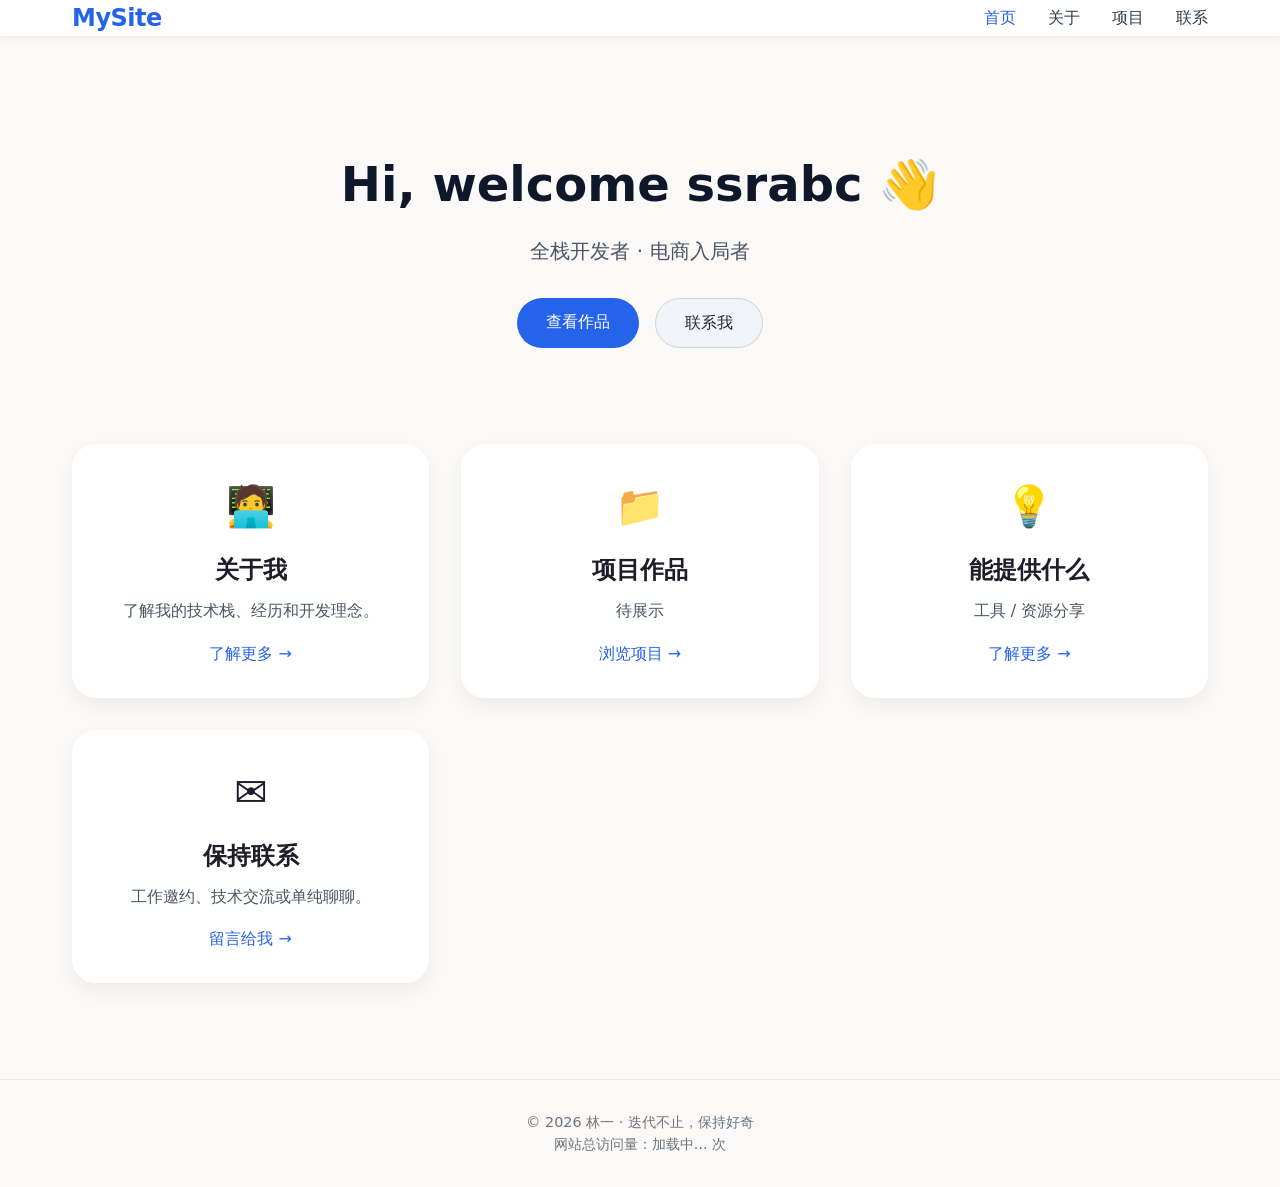
<file: index.html>
<!DOCTYPE html>
<html lang="zh-CN">
<head>
    <meta charset="UTF-8">
    <meta name="viewport" content="width=device-width, initial-scale=1.0">
    <title>ssrabc · 电商创业者</title>
    <link rel="stylesheet" href="assets/css/style.css">
</head>
<body>
    <nav class="main-nav">
        <div class="container nav-container">
            <div class="logo"><a href="index.html">MySite</a></div>
            <ul class="nav-links">
                <li><a href="index.html">首页</a></li>
                <li><a href="pages/about.html">关于</a></li>
                <li><a href="pages/projects.html">项目</a></li>
                <li><a href="pages/contact.html">联系</a></li>
            </ul>
        </div>
    </nav>

    <main>
        <div class="container">
            <!-- 英雄区 Hero -->
            <section class="hero">
                <h1>Hi, welcome ssrabc 👋</h1>
                <p class="hero-subtitle">全栈开发者 · 电商入局者</p>
                <div class="hero-buttons">
                    <a href="pages/projects.html" class="btn-primary">查看作品</a>
                    <a href="pages/contact.html" class="btn-secondary">联系我</a>
                </div>
            </section>

            <!-- 快速入口卡片 -->
            <section class="feature-cards">
                <div class="card">
                    <div class="card-icon">🧑‍💻</div>
                    <h3>关于我</h3>
                    <p>了解我的技术栈、经历和开发理念。</p>
                    <a href="pages/about.html" class="card-link">了解更多 →</a>
                </div>
                <div class="card">
                    <div class="card-icon">📁</div>
                    <h3>项目作品</h3>
                    <p>待展示</p>
                    <a href="pages/projects.html" class="card-link">浏览项目 →</a>
                </div>
				<div class="card">
                    <div class="card-icon">💡</div>
                    <h3>能提供什么</h3>
                    <p>工具 / 资源分享</p>
                    <a href="pages/projects.html" class="card-link">了解更多 →</a>
                </div>
                <div class="card">
                    <div class="card-icon">✉️</div>
                    <h3>保持联系</h3>
                    <p>工作邀约、技术交流或单纯聊聊。</p>
                    <a href="pages/contact.html" class="card-link">留言给我 →</a>
                </div>
            </section>
        </div>
    </main>

    <footer>
        <div class="container">
            <p>© 2026 林一 · 迭代不止，保持好奇</p>
        </div>
		<div class="container">
			<p>网站总访问量：<span id="site-visit-count">加载中...</span> 次</p>
		</div>
    </footer>

    <script src="assets/js/main.js"></script>
</body>
</html>
</file>
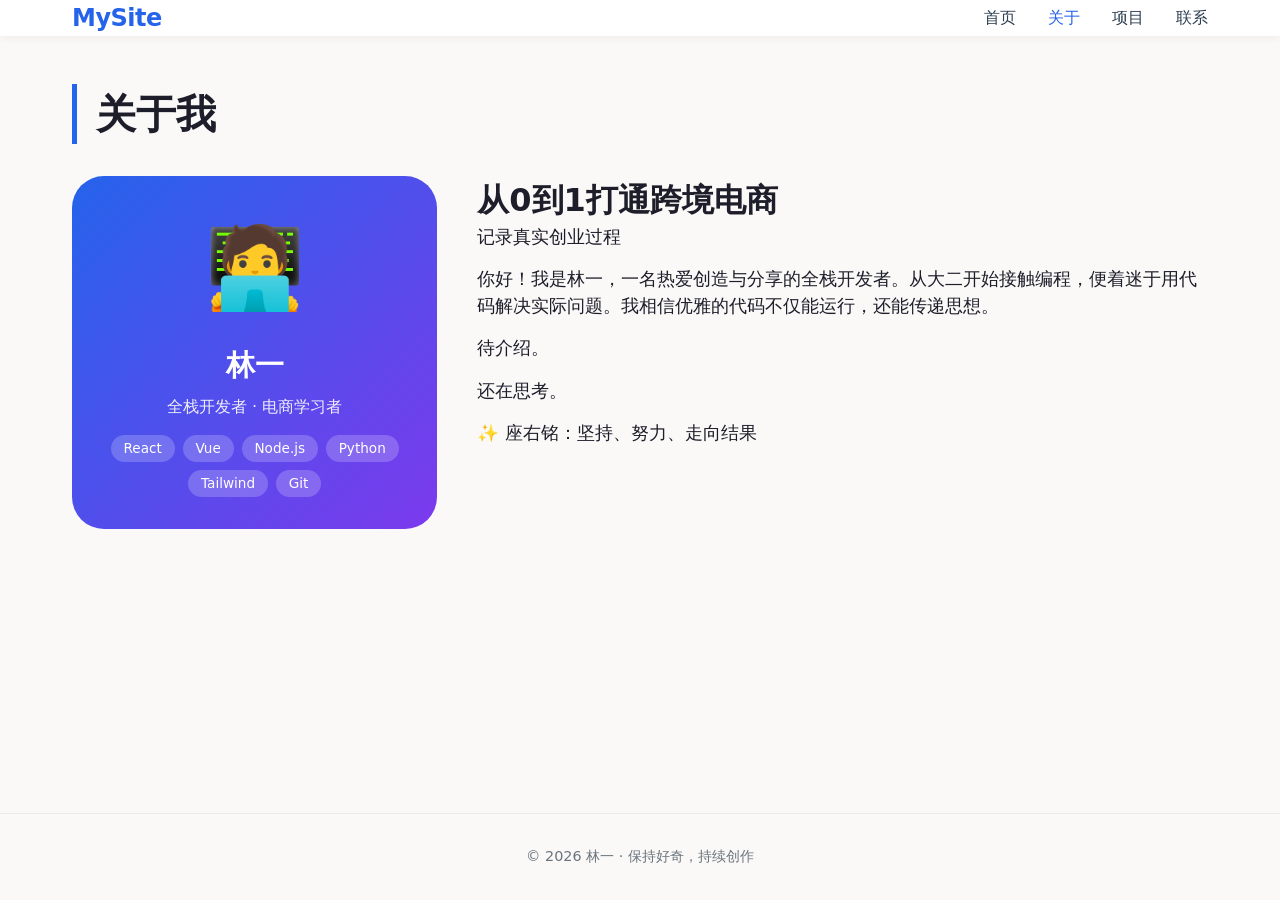
<file: pages/about.html>
<!DOCTYPE html>
<html lang="zh-CN">
<head>
    <meta charset="UTF-8">
    <meta name="viewport" content="width=device-width, initial-scale=1.0">
    <title>关于我 | 林一</title>
    <link rel="stylesheet" href="../assets/css/style.css">
</head>
<body>
    <nav class="main-nav">
        <div class="container nav-container">
            <div class="logo"><a href="../index.html">MySite</a></div>
            <ul class="nav-links">
                <li><a href="../index.html">首页</a></li>
                <li><a href="about.html">关于</a></li>
                <li><a href="projects.html">项目</a></li>
                <li><a href="contact.html">联系</a></li>
            </ul>
        </div>
    </nav>

    <main>
        <div class="container">
            <h1 class="page-title">关于我</h1>
            <div class="about-grid">
                <div class="avatar">
                    <div class="avatar-icon">🧑‍💻</div>
                    <h2>林一</h2>
                    <div class="tagline">全栈开发者 · 电商学习者</div>
                    <div class="skills">
                        <span>React</span><span>Vue</span><span>Node.js</span>
                        <span>Python</span><span>Tailwind</span><span>Git</span>
                    </div>
                </div>
                <div class="bio">
					<!-- ① 个人定位 -->
					<h1>从0到1打通跨境电商</h1>
					<p>记录真实创业过程</p>
                    <p>你好！我是林一，一名热爱创造与分享的全栈开发者。从大二开始接触编程，便着迷于用代码解决实际问题。我相信优雅的代码不仅能运行，还能传递思想。</p>
                    <p>待介绍。</p>
                    <p>还在思考。</p>
                    <p>✨ 座右铭：坚持、努力、走向结果</p>
                </div>
            </div>
        </div>
    </main>

    <footer>
        <div class="container">
            <p>© 2026 林一 · 保持好奇，持续创作</p>
        </div>
    </footer>

    <script src="../assets/js/main.js"></script>
</body>
</html>
</file>
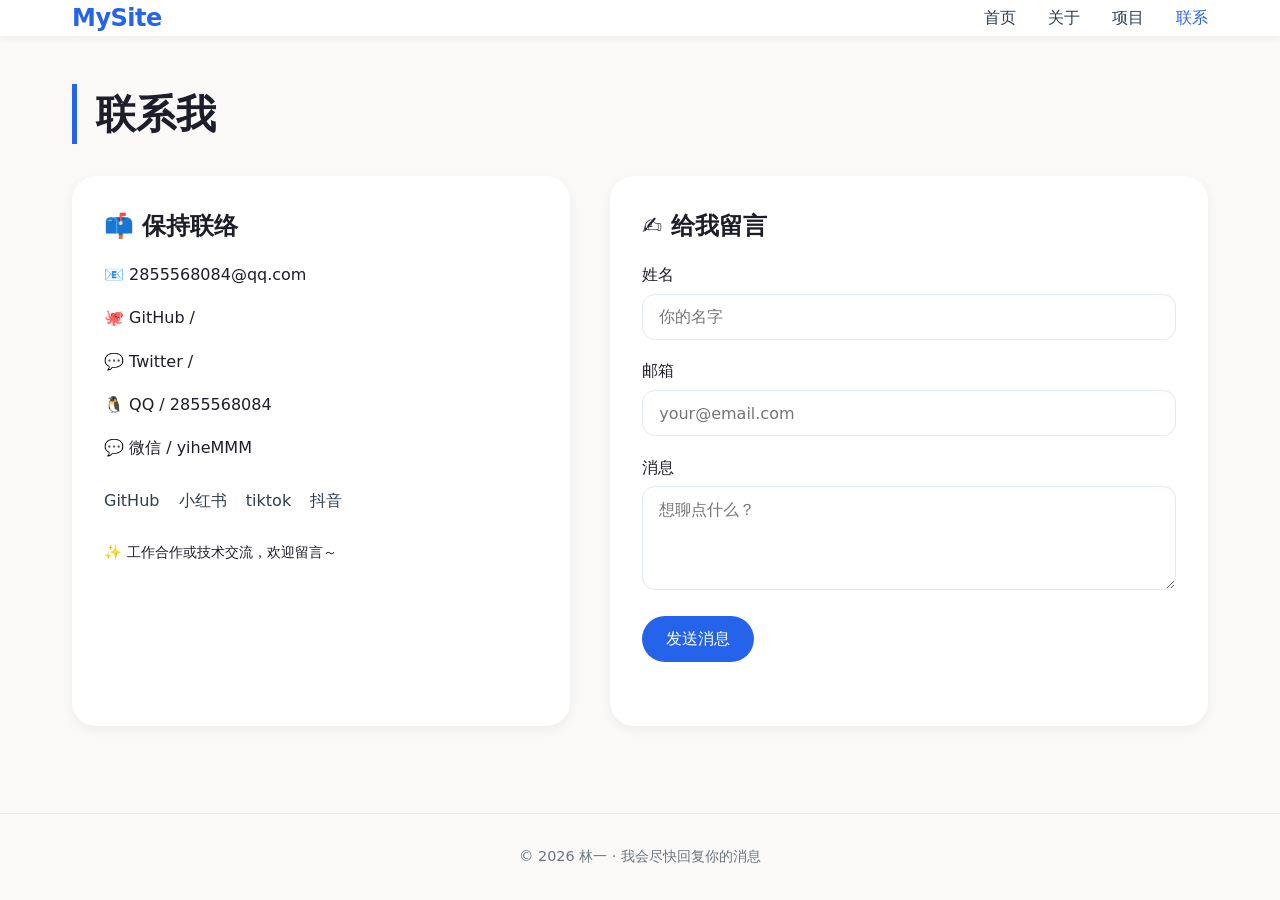
<file: pages/contact.html>
<!DOCTYPE html>
<html lang="zh-CN">
<head>
    <meta charset="UTF-8">
    <meta name="viewport" content="width=device-width, initial-scale=1.0">
    <title>联系我 | SSRABC</title>
    <link rel="stylesheet" href="../assets/css/style.css">
</head>
<body>
    <nav class="main-nav">
        <div class="container nav-container">
            <div class="logo"><a href="../index.html">MySite</a></div>
            <ul class="nav-links">
                <li><a href="../index.html">首页</a></li>
                <li><a href="about.html">关于</a></li>
                <li><a href="projects.html">项目</a></li>
                <li><a href="contact.html">联系</a></li>
            </ul>
        </div>
    </nav>

    <main>
        <div class="container">
            <h1 class="page-title">联系我</h1>
            <div class="contact-wrapper">
                <!-- 左侧联系方式 -->
                <div class="contact-info">
                    <h3>📫 保持联络</h3>
                    <div class="info-item">📧 2855568084@qq.com</div>
                    <div class="info-item">🐙 GitHub /</div>
                    <div class="info-item">💬 Twitter /</div>
					<div class="info-item">🐧 QQ / 2855568084</div>
					<div class="info-item">💬 微信 / yiheMMM</div>
                    <div class="social-links">
                        <a href="#">GitHub</a>
                        <a href="#">小红书</a>
                        <a href="#">tiktok</a>
						<a href="#">抖音</a>
                    </div>
                    <p style="margin-top: 1.8rem; font-size: 0.9rem;">✨ 工作合作或技术交流，欢迎留言～</p>
                </div>

                <!-- 右侧留言表单 -->
                <div class="contact-form">
                    <h3>✍️ 给我留言</h3>
                    <form id="contact-form">
                        <div class="form-group">
                            <label for="name">姓名</label>
                            <input type="text" id="name" name="name" placeholder="你的名字" required>
                        </div>
                        <div class="form-group">
                            <label for="email">邮箱</label>
                            <input type="email" id="email" name="email" placeholder="your@email.com" required>
                        </div>
                        <div class="form-group">
                            <label for="message">消息</label>
                            <textarea id="message" name="message" rows="4" placeholder="想聊点什么？"></textarea>
                        </div>
                        <button type="submit" class="btn-submit">发送消息</button>
                        <div id="form-message"></div>
                    </form>
                </div>
            </div>
        </div>
    </main>

    <footer>
        <div class="container">
            <p>© 2026 林一 · 我会尽快回复你的消息</p>
        </div>
    </footer>

    <script src="../assets/js/main.js"></script>
</body>
</html>
</file>
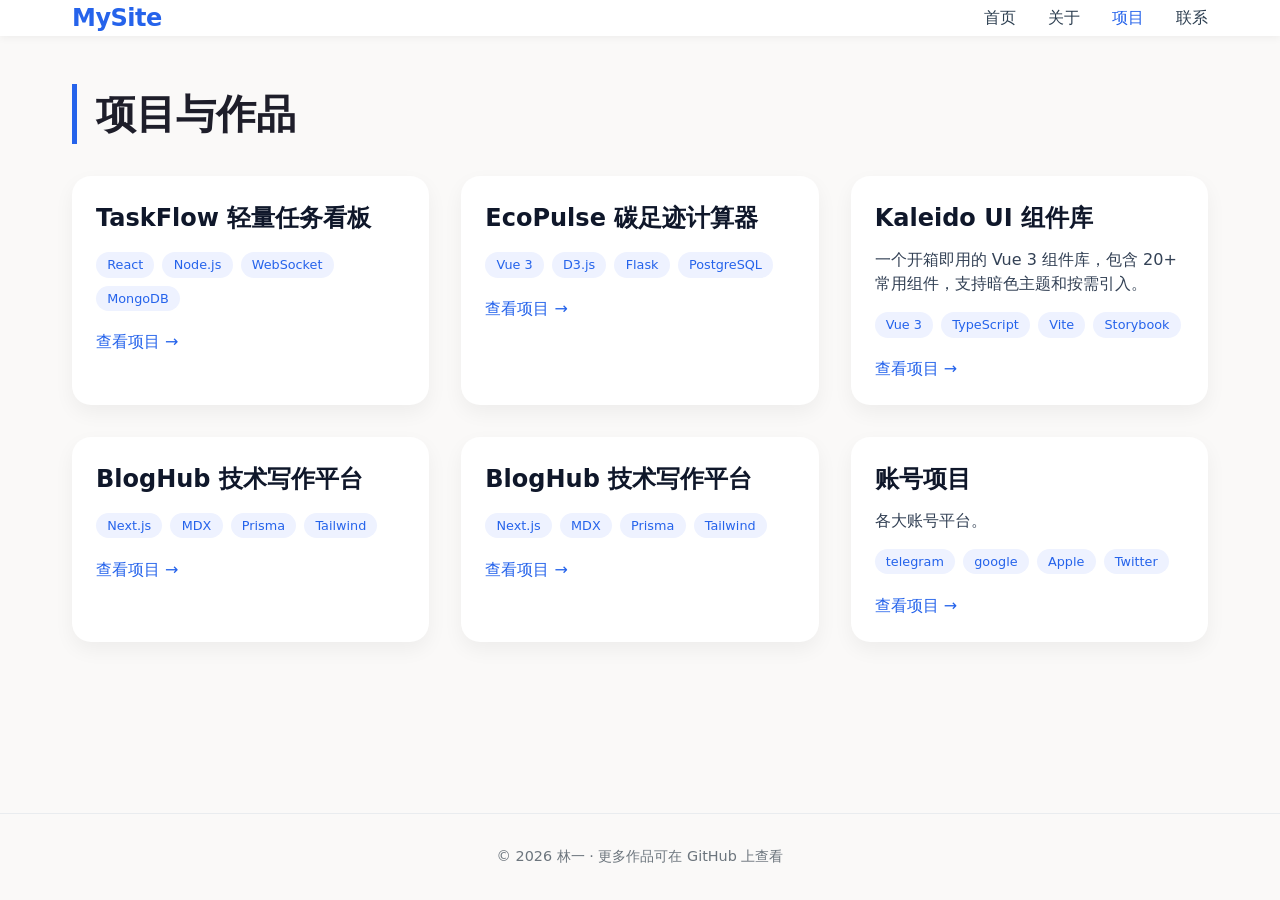
<file: pages/projects.html>
<!DOCTYPE html>
<html lang="zh-CN">
<head>
    <meta charset="UTF-8">
    <meta name="viewport" content="width=device-width, initial-scale=1.0">
    <title>项目作品 | 林一</title>
    <link rel="stylesheet" href="../assets/css/style.css">
</head>
<body>
    <nav class="main-nav">
        <div class="container nav-container">
            <div class="logo"><a href="../index.html">MySite</a></div>
            <ul class="nav-links">
                <li><a href="../index.html">首页</a></li>
                <li><a href="about.html">关于</a></li>
                <li><a href="projects.html">项目</a></li>
                <li><a href="contact.html">联系</a></li>
            </ul>
        </div>
    </nav>

    <main>
        <div class="container">
            <h1 class="page-title">项目与作品</h1>
            <div class="projects-grid">
                <!-- 项目 1 -->
                <div class="project-card">
                    <h2 class="project-title">TaskFlow 轻量任务看板</h2>
                    <p class="project-desc"></p>
                    <div class="project-tech">
                        <span class="tech-tag">React</span>
                        <span class="tech-tag">Node.js</span>
                        <span class="tech-tag">WebSocket</span>
                        <span class="tech-tag">MongoDB</span>
                    </div>
                    <a href="#" class="project-link">查看项目 →</a>
                </div>

                <!-- 项目 2 -->
                <div class="project-card">
                    <h2 class="project-title">EcoPulse 碳足迹计算器</h2>
                    <p class="project-desc"></p>
                    <div class="project-tech">
                        <span class="tech-tag">Vue 3</span>
                        <span class="tech-tag">D3.js</span>
                        <span class="tech-tag">Flask</span>
                        <span class="tech-tag">PostgreSQL</span>
                    </div>
                    <a href="#" class="project-link">查看项目 →</a>
                </div>

                <!-- 项目 3 -->
                <div class="project-card">
                    <h2 class="project-title">Kaleido UI 组件库</h2>
                    <p class="project-desc">一个开箱即用的 Vue 3 组件库，包含 20+ 常用组件，支持暗色主题和按需引入。</p>
                    <div class="project-tech">
                        <span class="tech-tag">Vue 3</span>
                        <span class="tech-tag">TypeScript</span>
                        <span class="tech-tag">Vite</span>
                        <span class="tech-tag">Storybook</span>
                    </div>
                    <a href="#" class="project-link">查看项目 →</a>
                </div>

                <!-- 项目 4 (额外示例) -->
                <div class="project-card">
                    <h2 class="project-title">BlogHub 技术写作平台</h2>
                    <p class="project-desc"></p>
                    <div class="project-tech">
                        <span class="tech-tag">Next.js</span>
                        <span class="tech-tag">MDX</span>
                        <span class="tech-tag">Prisma</span>
                        <span class="tech-tag">Tailwind</span>
                    </div>
                    <a href="#" class="project-link">查看项目 →</a>
                </div>
				<!-- 项目 5 (额外示例) -->
                <div class="project-card">
                    <h2 class="project-title">BlogHub 技术写作平台</h2>
                    <p class="project-desc"></p>
                    <div class="project-tech">
                        <span class="tech-tag">Next.js</span>
                        <span class="tech-tag">MDX</span>
                        <span class="tech-tag">Prisma</span>
                        <span class="tech-tag">Tailwind</span>
                    </div>
                    <a href="#" class="project-link">查看项目 →</a>
                </div>
				<!-- 项目 6 (额外示例) -->
                <div class="project-card">
                    <h2 class="project-title">账号项目</h2>
                    <p class="project-desc">各大账号平台。</p>
                    <div class="project-tech">
                        <span class="tech-tag">telegram</span>
                        <span class="tech-tag">google</span>
                        <span class="tech-tag">Apple</span>
                        <span class="tech-tag">Twitter</span>
                    </div>
                    <a href="#" class="project-link">查看项目 →</a>
                </div>
            </div>
        </div>
    </main>

    <footer>
        <div class="container">
            <p>© 2026 林一 · 更多作品可在 GitHub 上查看</p>
        </div>
    </footer>

    <script src="../assets/js/main.js"></script>
</body>
</html>
</file>
<file: assets/css/style.css>
/* ===== 全局重置 & 基础样式 ===== */
* {
    margin: 0;
    padding: 0;
    box-sizing: border-box;
}

body {
    font-family: system-ui, -apple-system, 'Segoe UI', Roboto, 'Helvetica Neue', sans-serif;
    background: #faf9f8;
    color: #1e1e2a;
    line-height: 1.5;
    display: flex;
    flex-direction: column;
    min-height: 100vh;
}

/* 容器：统一内容宽度 */
.container {
    max-width: 1200px;
    margin: 0 auto;
    padding: 0 2rem;
}

/* ===== 导航栏 ===== */
.main-nav {
    background: white;
    box-shadow: 0 2px 8px rgba(0,0,0,0.05);
    position: sticky;
    top: 0;
    z-index: 100;
}

.nav-container {
    display: flex;
    justify-content: space-between;
    align-items: center;
    flex-wrap: wrap;
    gap: 1rem;
}

.logo a {
    font-size: 1.5rem;
    font-weight: 700;
    text-decoration: none;
    color: #2563eb;
    letter-spacing: -0.5px;
}

.nav-links {
    display: flex;
    gap: 2rem;
    list-style: none;
}

.nav-links a {
    text-decoration: none;
    color: #2c3e50;
    font-weight: 500;
    transition: color 0.2s;
}

.nav-links a:hover,
.nav-links a.active {
    color: #2563eb;
}

/* ===== 主要内容区 ===== */
main {
    flex: 1;
    padding: 3rem 0 4rem;
}

.page-title {
    font-size: 2.5rem;
    margin-bottom: 2rem;
    border-left: 5px solid #2563eb;
    padding-left: 1.2rem;
}

/* ===== 关于页面 ===== */
.about-grid {
    display: grid;
    grid-template-columns: 1fr 2fr;
    gap: 2.5rem;
    align-items: start;
}

.avatar {
    background: linear-gradient(135deg, #2563eb, #7c3aed);
    border-radius: 2rem;
    padding: 2rem;
    text-align: center;
    color: white;
}

.avatar-icon {
    font-size: 5rem;
    margin-bottom: 1rem;
}

.avatar h2 {
    font-size: 1.8rem;
    margin-bottom: 0.5rem;
}

.tagline {
    font-size: 1rem;
    opacity: 0.9;
}

.skills {
    margin-top: 1rem;
    display: flex;
    flex-wrap: wrap;
    gap: 0.5rem;
    justify-content: center;
}

.skills span {
    background: rgba(255,255,255,0.2);
    padding: 0.2rem 0.8rem;
    border-radius: 30px;
    font-size: 0.85rem;
}

.bio p {
    margin-bottom: 1rem;
    font-size: 1.1rem;
}

/* ===== 项目卡片 ===== */
.projects-grid {
    display: grid;
    grid-template-columns: repeat(auto-fill, minmax(320px, 1fr));
    gap: 2rem;
}

.project-card {
    background: white;
    border-radius: 1.2rem;
    padding: 1.5rem;
    box-shadow: 0 8px 20px rgba(0,0,0,0.05);
    transition: transform 0.2s, box-shadow 0.2s;
}

.project-card:hover {
    transform: translateY(-5px);
    box-shadow: 0 15px 30px rgba(0,0,0,0.1);
}

.project-title {
    font-size: 1.5rem;
    margin-bottom: 0.75rem;
    color: #0f172a;
}

.project-desc {
    color: #334155;
    margin-bottom: 1rem;
}

.project-tech {
    display: flex;
    flex-wrap: wrap;
    gap: 0.5rem;
    margin-bottom: 1.2rem;
}

.tech-tag {
    background: #eef2ff;
    color: #2563eb;
    padding: 0.2rem 0.7rem;
    border-radius: 30px;
    font-size: 0.8rem;
}

.project-link {
    text-decoration: none;
    font-weight: 500;
    color: #2563eb;
    display: inline-flex;
    align-items: center;
    gap: 0.3rem;
}

/* ===== 联系页面 ===== */
.contact-wrapper {
    display: grid;
    grid-template-columns: 1fr 1.2fr;
    gap: 2.5rem;
}

.contact-info {
    background: white;
    padding: 2rem;
    border-radius: 1.5rem;
    box-shadow: 0 4px 12px rgba(0,0,0,0.05);
}

.contact-info h3,
.contact-form h3 {
    font-size: 1.5rem;
    margin-bottom: 1.2rem;
}

.info-item {
    display: flex;
    align-items: center;
    gap: 0.8rem;
    margin-bottom: 1.2rem;
    font-size: 1rem;
}

.social-links {
    margin-top: 1.8rem;
    display: flex;
    gap: 1.2rem;
}

.social-links a {
    text-decoration: none;
    color: #2c3e50;
    font-weight: 500;
    transition: color 0.2s;
}

.social-links a:hover {
    color: #2563eb;
}

/* 表单样式 */
.contact-form {
    background: white;
    padding: 2rem;
    border-radius: 1.5rem;
    box-shadow: 0 4px 12px rgba(0,0,0,0.05);
}

.form-group {
    margin-bottom: 1.2rem;
}

label {
    display: block;
    margin-bottom: 0.4rem;
    font-weight: 500;
}

input, textarea {
    width: 100%;
    padding: 0.8rem 1rem;
    border: 1px solid #e2e8f0;
    border-radius: 0.8rem;
    font-family: inherit;
    font-size: 1rem;
    transition: border 0.2s;
}

input:focus, textarea:focus {
    outline: none;
    border-color: #2563eb;
    box-shadow: 0 0 0 3px rgba(37,99,235,0.1);
}

.btn-submit {
    background: #2563eb;
    color: white;
    border: none;
    padding: 0.8rem 1.5rem;
    font-size: 1rem;
    border-radius: 2rem;
    cursor: pointer;
    font-weight: 500;
    transition: background 0.2s;
}

.btn-submit:hover {
    background: #1d4ed8;
}

/* 提示消息 */
#form-message {
    margin-top: 1rem;
    font-size: 0.9rem;
    padding: 0.5rem;
    border-radius: 0.5rem;
}

/* ===== 页脚 ===== */
footer {
    text-align: center;
    padding: 2rem 0;
    border-top: 1px solid #e9ecef;
    color: #6c757d;
    font-size: 0.9rem;
}

/* ===== 响应式 ===== */
@media (max-width: 768px) {
    .nav-container {
        flex-direction: column;
        padding: 1rem 0;
    }
    .about-grid,
    .contact-wrapper {
        grid-template-columns: 1fr;
    }
    .page-title {
        font-size: 2rem;
    }
    .container {
        padding: 0 1.2rem;
    }
}

/* ===== 首页额外样式 ===== */
.hero {
    text-align: center;
    padding: 4rem 0 3rem;
}

.hero h1 {
    font-size: 3rem;
    margin-bottom: 1rem;
    color: #0f172a;
}

.hero-subtitle {
    font-size: 1.25rem;
    color: #4b5563;
    margin-bottom: 2rem;
}

.hero-buttons {
    display: flex;
    gap: 1rem;
    justify-content: center;
}

.btn-primary, .btn-secondary {
    display: inline-block;
    padding: 0.75rem 1.8rem;
    border-radius: 2rem;
    text-decoration: none;
    font-weight: 500;
    transition: all 0.2s;
}

.btn-primary {
    background: #2563eb;
    color: white;
}

.btn-primary:hover {
    background: #1d4ed8;
    transform: translateY(-2px);
}

.btn-secondary {
    background: #f1f5f9;
    color: #1e293b;
    border: 1px solid #cbd5e1;
}

.btn-secondary:hover {
    background: #e2e8f0;
    transform: translateY(-2px);
}

/* 特色卡片 */
.feature-cards {
    display: grid;
    grid-template-columns: repeat(auto-fit, minmax(280px, 1fr));
    gap: 2rem;
    margin: 3rem 0 2rem;
}

.card {
    background: white;
    padding: 2rem 1.5rem;
    border-radius: 1.5rem;
    text-align: center;
    box-shadow: 0 8px 20px rgba(0,0,0,0.05);
    transition: transform 0.2s, box-shadow 0.2s;
}

.card:hover {
    transform: translateY(-5px);
    box-shadow: 0 15px 30px rgba(0,0,0,0.1);
}

.card-icon {
    font-size: 2.5rem;
    margin-bottom: 1rem;
}

.card h3 {
    font-size: 1.5rem;
    margin-bottom: 0.75rem;
}

.card p {
    color: #4b5563;
    margin-bottom: 1.2rem;
    line-height: 1.4;
}

.card-link {
    text-decoration: none;
    font-weight: 500;
    color: #2563eb;
}
</file>
